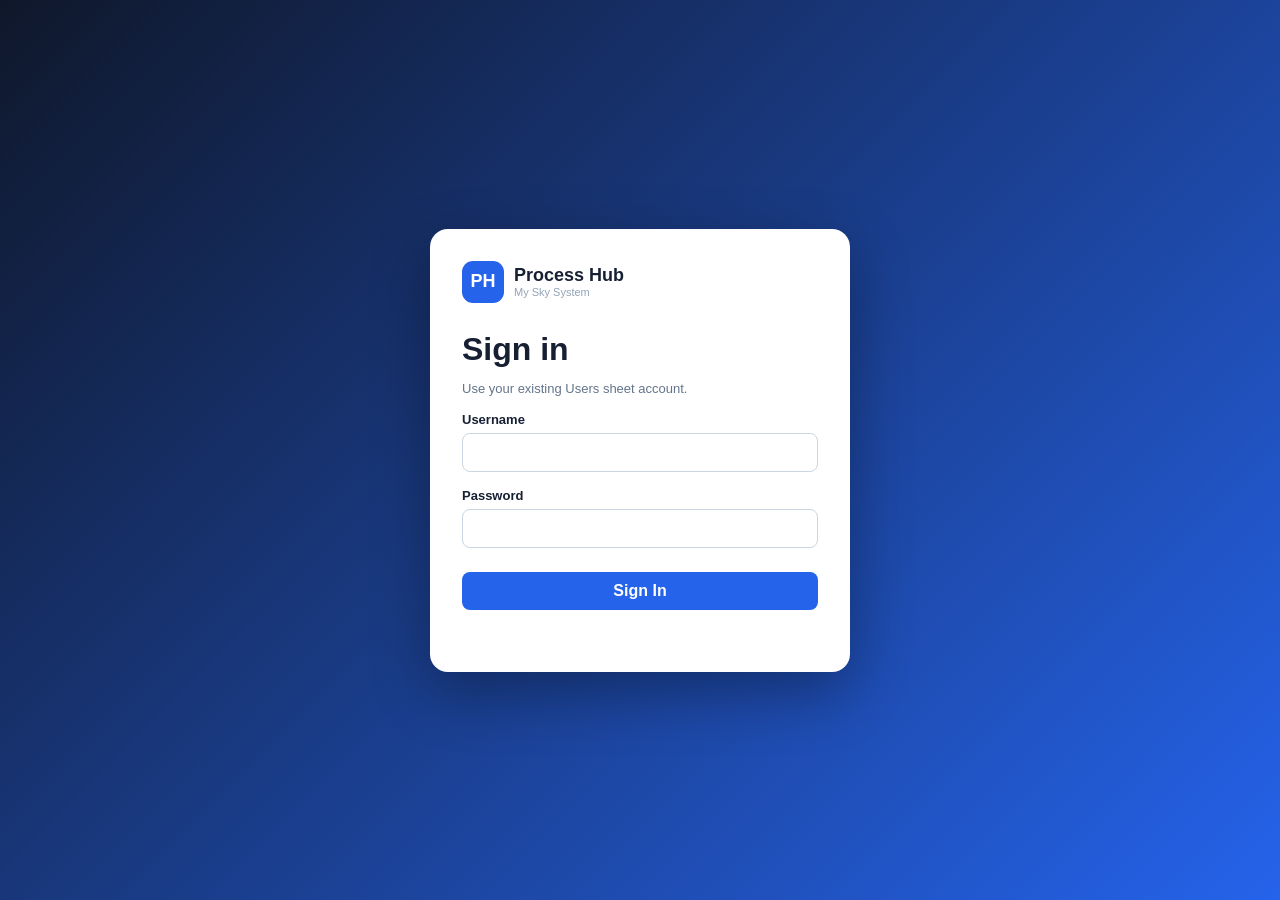
<file: Index.html>
<!DOCTYPE html>
<html>
<head>
  <base target="_top">
  <meta name="viewport" content="width=device-width,initial-scale=1">
  <title>Process Hub</title>
  <style>
    *{box-sizing:border-box}body{margin:0;font-family:Arial,Segoe UI,sans-serif;background:#f3f6fb;color:#172033}
    button,input,select{font:inherit}.login{min-height:100vh;display:grid;place-items:center;background:linear-gradient(135deg,#0f172a,#2563eb);padding:20px}
    .login-card{width:min(420px,100%);background:#fff;padding:32px;border-radius:18px;box-shadow:0 20px 60px #0005}
    .brand{display:flex;align-items:center;gap:10px;font-weight:800;font-size:18px}.logo{width:42px;height:42px;background:#2563eb;color:#fff;border-radius:11px;display:grid;place-items:center}
    .login-card h1{margin:28px 0 6px}.muted{color:#64748b;font-size:13px}.field{display:block;font-weight:700;font-size:13px;margin:16px 0}.field input,.field select{display:block;width:100%;margin-top:6px;padding:11px;border:1px solid #cbd5e1;border-radius:8px}
    .btn{border:0;border-radius:8px;padding:10px 15px;background:#2563eb;color:#fff;cursor:pointer;font-weight:700}.btn.gray{background:#e2e8f0;color:#172033}.btn.red{background:#dc2626}.login .btn{width:100%;margin-top:8px}.error{color:#dc2626;min-height:20px;font-size:13px;margin-top:10px}
    .app{display:flex;min-height:100vh}.side{width:250px;background:#111827;color:#fff;position:fixed;inset:0 auto 0 0;padding:20px 14px;z-index:5}.brand small{display:block;color:#94a3b8;font-size:11px;font-weight:400}
    .nav{margin-top:28px}.nav button{display:block;width:100%;text-align:left;border:0;background:transparent;color:#cbd5e1;padding:12px;border-radius:8px;margin:4px 0;cursor:pointer}.nav button:hover,.nav button.active{background:#1d4ed8;color:#fff}
    .main{margin-left:250px;width:calc(100% - 250px)}header{height:78px;background:#fff;border-bottom:1px solid #e2e8f0;display:flex;align-items:center;padding:0 28px;gap:15px}header h1{margin:0;font-size:21px}header p{margin:4px 0;color:#64748b;font-size:12px}.right{margin-left:auto;display:flex;align-items:center;gap:10px}.role{padding:4px 8px;border-radius:99px;font-size:10px;font-weight:800}.admin{background:#fee2e2;color:#b91c1c}.semi{background:#fef3c7;color:#92400e}.user{background:#dbeafe;color:#1d4ed8}
    .content{padding:28px;max-width:1450px;margin:auto}.page{display:none}.page.on{display:block}.hero{padding:30px;border-radius:17px;color:#fff;background:linear-gradient(135deg,#1d4ed8,#2563eb);display:flex;justify-content:space-between}.hero h2{font-size:30px;margin:8px 0}.hero p{color:#dbeafe}.hero-icon{font-size:70px;opacity:.25;margin-right:10%}
    .grid{display:grid;grid-template-columns:repeat(3,1fr);gap:14px}.cards{display:grid;grid-template-columns:repeat(4,1fr);gap:14px}.card,.pagebox{background:#fff;border:1px solid #e2e8f0;border-radius:13px;padding:19px}.card{text-align:left;cursor:pointer}.card:hover{border-color:#93c5fd}.card h3{margin:8px 0}.card p,.card small{color:#64748b;font-size:13px;line-height:1.5}.icon{font-size:24px;color:#2563eb}
    .section{display:flex;align-items:end;justify-content:space-between;margin:25px 0 12px}.section h2,.section h3{margin:0}.search{display:flex;border:1px solid #cbd5e1;border-radius:9px;background:#fff;margin-bottom:16px}.search input{border:0;outline:0;padding:12px;width:100%}.search button{border:0;background:#f1f5f9;padding:0 12px;cursor:pointer}
    .result{background:#fff;border:1px solid #e2e8f0;border-radius:12px;margin:10px 0;padding:14px;overflow:auto}.result table{border-collapse:collapse;width:100%;font-size:12px}.result th,.result td{padding:8px;border-bottom:1px solid #e5e7eb;text-align:left;white-space:nowrap}
    .formgrid{display:grid;grid-template-columns:repeat(2,1fr);gap:10px}.actions{display:flex;gap:8px;margin-top:10px}.tablewrap{overflow:auto}.users{width:100%;border-collapse:collapse}.users th,.users td{padding:10px;border-bottom:1px solid #e2e8f0;text-align:left;font-size:12px}
    .notice{background:#eff6ff;border-radius:10px;padding:15px;color:#1e3a8a;font-size:13px}.hidden{display:none!important}.menu{display:none}
    @media(max-width:900px){.side{transform:translateX(-100%)}.side.open{transform:translateX(0)}.main{margin-left:0;width:100%}.menu{display:block;border:0;background:transparent;font-size:22px}.cards{grid-template-columns:repeat(2,1fr)}.grid,.formgrid{grid-template-columns:1fr}.content{padding:16px}.hero-icon{display:none}}
    @media(max-width:520px){.cards{grid-template-columns:1fr}.right .role{display:none}}
  </style>
</head>
<body>

<div id="login" class="login">
  <div class="login-card">
    <div class="brand"><div class="logo">PH</div><div>Process Hub<small>My Sky System</small></div></div>
    <h1>Sign in</h1><p class="muted">Use your existing Users sheet account.</p>
    <form id="loginForm">
      <label class="field">Username<input id="lu" autocomplete="username" required></label>
      <label class="field">Password<input id="lp" type="password" autocomplete="current-password" required></label>
      <button class="btn" type="submit">Sign In</button><div id="loginMsg" class="error"></div>
    </form>
  </div>
</div>

<div id="app" class="app hidden">
  <aside id="side" class="side">
    <div class="brand"><div class="logo">PH</div><div>Process Hub<small>My Sky System</small></div></div>
    <div class="nav">
      <button data-page="home">⌂ Dashboard</button>
      <button data-page="search">⌕ Search Process</button>
      <button data-page="calc">▣ Calculators</button>
      <button data-page="history">↻ Calculation History</button>
      <button data-page="manage" id="manageNav">⚙ Manage Users</button>
      <button data-page="sessions" id="sessionNav">● Online Users</button>
      <button data-page="help">? Help</button>
    </div>
  </aside>

  <main class="main">
    <header><button class="menu" id="menu">☰</button><div><h1 id="title">Dashboard</h1><p id="subtitle">Process and tools center</p></div><div class="right"><span id="roleBadge" class="role"></span><b id="displayName"></b><button class="btn red" id="logout">Logout</button></div></header>
    <section class="content">

      <div id="home" class="page on">
        <div class="hero"><div><div style="font-size:11px;letter-spacing:2px">PROCESS HUB</div><h2>Everything you need in one place.</h2><p>Use the existing CTS, MSP, ZIP, Plan, Spiel, Policies, Process, Updates and Others data.</p><button class="btn" data-page="search">Search Process →</button></div><div class="hero-icon">⚡</div></div>
        <div class="section"><h3>Quick Access</h3></div>
        <div class="cards">
          <button class="card" data-page="search"><div class="icon">⌕</div><h3>Search Process</h3><p>Search your existing spreadsheet process databases.</p></button>
          <button class="card" data-page="calc"><div class="icon">▣</div><h3>Calculators</h3><p>Open your existing rebate tools through Apps Script.</p></button>
          <button class="card" data-page="history"><div class="icon">↻</div><h3>History</h3><p>View calculation history according to your existing role rules.</p></button>
          <button class="card" id="manageCard" data-page="manage"><div class="icon">⚙</div><h3>Manage Users</h3><p>Add, edit or delete accounts according to role.</p></button>
        </div>
      </div>

      <div id="search" class="page"><div class="pagebox">
        <div class="section"><h2>Search Process</h2><span id="searchStatus" class="muted"></span></div>
        <div class="search"><input id="keyword" placeholder="Enter keyword..."><button id="doSearch">Search</button></div>
        <div class="grid" id="taskButtons"></div><div id="searchResults"></div>
      </div></div>

      <div id="calc" class="page"><div class="pagebox">
        <div class="section"><h2>Calculators</h2></div>
        <div class="cards">
          <button class="card" data-calc="RebateCalculator"><div class="icon">▣</div><h3>Standard Rebate</h3><p>Loads the existing RebateCalculator page.</p></button>
          <button class="card" data-calc="RebateMonthly"><div class="icon">▤</div><h3>Monthly Rebate</h3><p>Loads the existing RebateMonthly page.</p></button>
          <button class="card" data-calc="RebateChecker"><div class="icon">✓</div><h3>Rebate Checker</h3><p>Loads the existing RebateChecker page.</p></button>
        </div>
        <div id="calcContent" style="margin-top:18px"></div>
      </div></div>

      <div id="history" class="page"><div class="pagebox"><div class="section"><h2>Calculation History</h2><button class="btn" id="refreshHistory">Refresh</button></div><div id="historyResults"></div></div></div>

      <div id="manage" class="page"><div class="pagebox">
        <div class="section"><h2>Manage Users</h2><button class="btn" id="newUser">+ Add User</button></div>
        <div class="notice">Admin has full management access. Semi can use the existing management workflow, but deletion remains Admin-only.</div>
        <div id="userFormBox" class="pagebox hidden" style="margin:15px 0">
          <h3 id="formTitle">Add User</h3><input type="hidden" id="oldUsername">
          <div class="formgrid">
            <label class="field">Username<input id="mu"></label><label class="field">Password<input id="mp" type="password"></label>
            <label class="field">Role<select id="mr"><option>Admin</option><option>Semi</option><option>User</option></select></label>
            <label class="field">Name<input id="mn"></label>
            <label class="field">Level / Dept<input id="ml"></label><label class="field">Superior<input id="ms"></label>
          </div>
          <div class="actions"><button class="btn" id="saveUser">Save</button><button class="btn gray" id="cancelUser">Cancel</button><button class="btn red hidden" id="deleteUser">Delete</button></div>
          <div id="userMsg" class="error"></div>
        </div>
        <div class="tablewrap"><table class="users"><thead><tr><th>Username</th><th>Name</th><th>Role</th><th>Level</th><th>Superior</th><th>Action</th></tr></thead><tbody id="usersBody"></tbody></table></div>
      </div></div>

      <div id="sessions" class="page"><div class="pagebox"><div class="section"><h2>Online Users</h2><button class="btn" id="refreshSessions">Refresh</button></div><div id="sessionsResults"></div></div></div>

      <div id="help" class="page"><div class="pagebox"><h2>Help</h2><p class="muted">This frontend is designed to use your existing Google Apps Script functions and spreadsheet structure. Search uses searchTask(), user management uses getAllUsers()/manageAccount(), history uses getUserHistory(), and calculators use includePage().</p></div></div>
    </section>
  </main>
</div>

<script>
let curU='',curN='',curR='',curL='',curS='';
const tasks=['CTS','MSP','ZIP','Plan','Spiel','Aftersales Policies','Process','Updates (Pending)','OTHERS (Pending)'];
const titles={home:['Dashboard','Process and tools center'],search:['Search Process','Search your existing spreadsheet data'],calc:['Calculators','Existing Apps Script calculation tools'],history:['Calculation History','Role-filtered calculation history'],manage:['Manage Users','User and account management'],sessions:['Online Users','Current active sessions'],help:['Help','System information']};

function run(name,...args){return new Promise((resolve,reject)=>google.script.run.withSuccessHandler(resolve).withFailureHandler(reject)[name](...args))}
function page(id){if(id==='manage' && !['Admin','Semi'].includes(curR))return;document.querySelectorAll('.page').forEach(x=>x.classList.remove('on'));document.getElementById(id).classList.add('on');document.querySelectorAll('.nav button').forEach(x=>x.classList.toggle('active',x.dataset.page===id));document.getElementById('title').textContent=titles[id][0];document.getElementById('subtitle').textContent=titles[id][1];document.getElementById('side').classList.remove('open');if(id==='manage')loadUsers();if(id==='history')loadHistory();if(id==='sessions')loadSessions()}
function setupTasks(){document.getElementById('taskButtons').innerHTML=tasks.map(t=>`<button class="card" data-task="${t}"><div class="icon">⌕</div><h3>${t}</h3><small>Search ${t}</small></button>`).join('')}
async function searchTaskNow(task){const k=document.getElementById('keyword').value.trim();document.getElementById('searchStatus').textContent='Searching...';try{const data=await run('searchTask',task,k);renderTable(data);document.getElementById('searchStatus').textContent=(data.length?data.length-1:0)+' result(s)';}catch(e){document.getElementById('searchStatus').textContent='Error';document.getElementById('searchResults').innerHTML='<div class="result">'+e+'</div>'}}
function renderTable(data){if(!data||!data.length){document.getElementById('searchResults').innerHTML='<div class="result">No results found.</div>';return}let h='<div class="result"><table><thead><tr>'+data[0].map(x=>`<th>${esc(x)}</th>`).join('')+'</tr></thead><tbody>';h+=data.slice(1).map(r=>'<tr>'+r.map(x=>`<td>${esc(x)}</td>`).join('')+'</tr>').join('');h+='</tbody></table></div>';document.getElementById('searchResults').innerHTML=h}
async function loadHistory(){const d=await run('getUserHistory',curN,curL,curS);document.getElementById('historyResults').innerHTML=d?.length?d.map(x=>`<div class="result"><b>${esc(x.header||'History')}</b><div class="muted">${esc(x.timestamp||x.date||'')} — ${esc(x.name||'')}</div><div style="margin-top:7px">${esc(x.fullDetails||x.text||'')}</div></div>`).join(''):'<div class="result">No history found.</div>'}
async function loadUsers(){if(!['Admin','Semi'].includes(curR))return;const data=await run('getAllUsers');document.getElementById('usersBody').innerHTML=data.map(r=>`<tr><td>${esc(r[0])}</td><td>${esc(r[3])}</td><td><span class="role ${String(r[2]).toLowerCase()}">${esc(r[2])}</span></td><td>${esc(r[4])}</td><td>${esc(r[5])}</td><td><button class="btn" onclick='editUser(${JSON.stringify(r)})'>Edit</button></td></tr>`).join('')}
function editUser(r){document.getElementById('userFormBox').classList.remove('hidden');document.getElementById('formTitle').textContent='Edit User';document.getElementById('oldUsername').value=r[0];document.getElementById('mu').value=r[0];document.getElementById('mp').value=r[1];document.getElementById('mr').value=r[2];document.getElementById('mn').value=r[3];document.getElementById('ml').value=r[4];document.getElementById('ms').value=r[5];document.getElementById('deleteUser').classList.toggle('hidden',curR!=='Admin')}
function newUser(){document.getElementById('userFormBox').classList.remove('hidden');document.getElementById('formTitle').textContent='Add User';['oldUsername','mu','mp','mn','ml','ms'].forEach(id=>document.getElementById(id).value='');document.getElementById('mr').value='User';document.getElementById('deleteUser').classList.add('hidden')}
async function saveUser(){const old=document.getElementById('oldUsername').value;const d={username:document.getElementById('mu').value.trim(),password:document.getElementById('mp').value,role:document.getElementById('mr').value,name:document.getElementById('mn').value,level:document.getElementById('ml').value,superior:document.getElementById('ms').value,oldUsername:old};const res=await run('manageAccount',old?'update':'add',d);document.getElementById('userMsg').textContent=res;if(String(res).toLowerCase().includes('success')){document.getElementById('userFormBox').classList.add('hidden');loadUsers()}}
async function deleteCurrent(){const old=document.getElementById('oldUsername').value;if(!old)return;if(!confirm('Delete '+old+'?'))return;const res=await run('manageAccount','delete',{oldUsername:old,username:old});document.getElementById('userMsg').textContent=res;loadUsers()}
async function loadSessions(){const d=await run('getLoggedInUsersList');document.getElementById('sessionsResults').innerHTML=d?.length?d.map(x=>`<div class="result"><b>${esc(x.name)}</b> — ${esc(x.username)} <span class="role ${String(x.role).toLowerCase()}">${esc(x.role)}</span><div class="muted">Level: ${esc(x.level)} | Login: ${esc(x.loginTime)}</div>${curR==='Admin'?`<button class="btn red" style="margin-top:8px" onclick="forceOut('${esc(x.username)}')">Force Logout</button>`:''}</div>`).join(''):'<div class="result">No users online.</div>'}
async function forceOut(u){if(!confirm('Force logout '+u+'?'))return;await run('forceLogoutUser',u);loadSessions()}
async function calc(name){document.getElementById('calcContent').innerHTML='<div class="result">Loading '+name+'...</div>';try{const html=await run('includePage',name);document.getElementById('calcContent').innerHTML=html;document.getElementById('calcContent').querySelectorAll('script').forEach(s=>{const n=document.createElement('script');n.textContent=s.textContent;s.replaceWith(n)})}catch(e){document.getElementById('calcContent').innerHTML='<div class="result">'+e+'</div>'}}
function esc(x){return String(x??'').replace(/[&<>"']/g,c=>({'&':'&amp;','<':'&lt;','>':'&gt;','"':'&quot;',"'":'&#039;'}[c]))}

document.getElementById('loginForm').onsubmit=async e=>{e.preventDefault();const u=document.getElementById('lu').value.trim(),p=document.getElementById('lp').value;try{const r=await run('checkLogin',u,p);if(r.status==='success'){curU=r.username;curN=r.name;curR=r.role;curL=r.level;curS=r.superior;document.getElementById('login').classList.add('hidden');document.getElementById('app').classList.remove('hidden');document.getElementById('displayName').textContent=curN;const b=document.getElementById('roleBadge');b.textContent=curR;b.className='role '+curR.toLowerCase();if(!['Admin','Semi'].includes(curR)){document.getElementById('manageNav').classList.add('hidden');document.getElementById('manageCard').classList.add('hidden')}if(curR!=='Admin')document.getElementById('sessionNav').classList.add('hidden');page('home')}else document.getElementById('loginMsg').textContent=r.message||'Login failed.'}catch(e){document.getElementById('loginMsg').textContent=String(e)}}};
document.getElementById('logout').onclick=async()=>{await run('logoutUser',curU);location.reload()};document.getElementById('menu').onclick=()=>document.getElementById('side').classList.toggle('open');
document.addEventListener('click',e=>{const p=e.target.closest('[data-page]');if(p)page(p.dataset.page);const t=e.target.closest('[data-task]');if(t)searchTaskNow(t.dataset.task);const c=e.target.closest('[data-calc]');if(c)calc(c.dataset.calc)});
document.getElementById('doSearch').onclick=()=>{const active=document.querySelector('[data-task].active');if(active)searchTaskNow(active.dataset.task)};document.getElementById('keyword').onkeydown=e=>{if(e.key==='Enter'&&window.lastTask)searchTaskNow(window.lastTask)}
document.getElementById('newUser').onclick=newUser;document.getElementById('saveUser').onclick=saveUser;document.getElementById('cancelUser').onclick=()=>document.getElementById('userFormBox').classList.add('hidden');document.getElementById('deleteUser').onclick=deleteCurrent;document.getElementById('refreshHistory').onclick=loadHistory;document.getElementById('refreshSessions').onclick=loadSessions;
setupTasks();
</script>
</body>
</html>
</file>
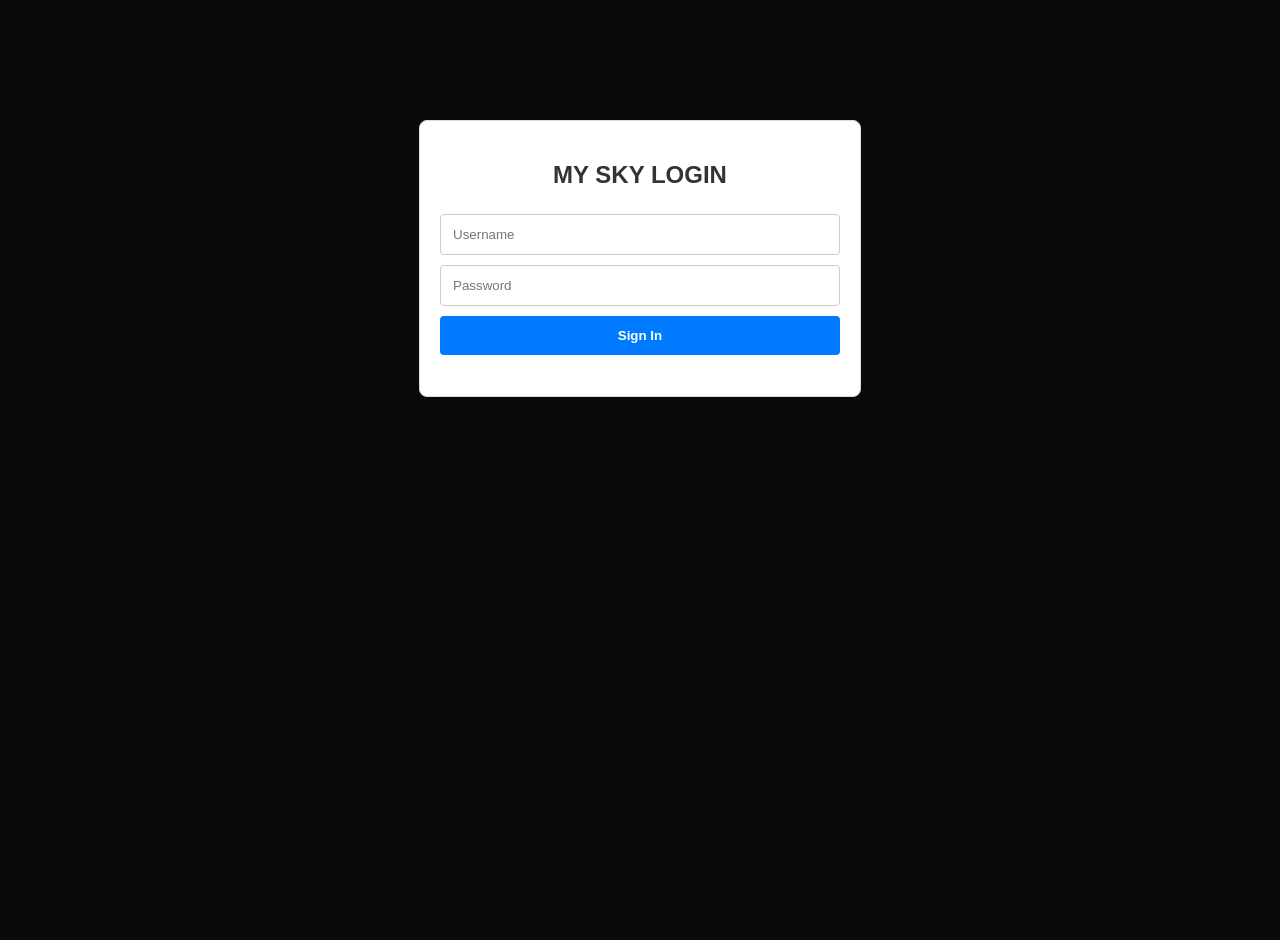
<file: Index(1).html>
<!DOCTYPE html>
<html>
<head>
  <base target="_top">
  <style>
    /* CSS - VARIABLES FOR THEME SWITCHING */
    :root {
      --bg-color: #0C090A;
      --card-bg: #ffffff;
      --card-text: #333333;
      --header-bg: rgba(12, 9, 10, 0.85);
      --section-label: white;
      --table-bg: white;
    }

    [data-theme="dark"] {
      --bg-color: #050505;
      --card-bg: #1a1a1a;
      --card-text: #e0e0e0;
      --header-bg: rgba(0, 0, 0, 0.95);
      --section-label: #007bff;
      --table-bg: #222222;
    }

    html, body { background-color: var(--bg-color) !important; margin: 0; padding: 0; min-height: 100vh; }
    body { font-family: 'Segoe UI', Tahoma, Geneva, Verdana, sans-serif; color: #333; padding: 20px; transition: background 0.4s ease; }
   
    .login-bg { background-image: url('https://drive.google.com/thumbnail?id=1YrdWBD9aLQYp3GpyWjU0PdH1gPqA79o1&sz=w1920'); background-attachment: fixed; background-position: center; background-repeat: no-repeat; background-size: cover; }
    .box { max-width: 1100px; margin: auto; position: relative; z-index: 1; }
    .page { display: none; }
    input, select, button { padding: 12px; margin: 5px 0; width: 100%; border-radius: 4px; border: 1px solid #ccc; box-sizing: border-box; }
   
    #sharedHeader { display: none; background: var(--header-bg); padding: 15px 20px; border-bottom: 1px solid #333; margin-bottom: 20px; border-radius: 8px; backdrop-filter: blur(5px); }
    .badge-container { display: flex; justify-content: space-between; align-items: center; gap: 10px; }
   
    .info-pill { padding: 8px 18px; border-radius: 20px; font-weight: bold; font-size: 0.9em; white-space: nowrap; }
    .pill-user { background: #007bff; color: white; cursor: pointer; transition: 0.3s; border: 2px solid transparent; }
    .pill-user:hover { background: #0056b3; border-color: #fff; }
    .pill-time { background: #fff; color: #333; }
    .pill-timer { background: #28a745; color: white; }
    .pill-idle { background: #ffc107; color: #000; }
   
    .card { border: 1px solid #ddd; padding: 20px; margin-bottom: 20px; border-radius: 8px; background: var(--card-bg); color: var(--card-text); box-shadow: 0 4px 15px rgba(0,0,0,0.2); transition: 0.3s; }
    [data-theme="dark"] .card { border-color: #444; }
   
    .header-row { display: flex; justify-content: space-between; align-items: center; margin-bottom: 20px; background: var(--card-bg); color: var(--card-text); padding: 15px; border-radius: 8px; }
    .section-label { color: var(--section-label); font-weight: bold; margin: 20px 0 10px 0; display: block; border-left: 4px solid #007bff; padding-left: 10px; text-shadow: 2px 2px 4px rgba(0,0,0,0.8); }
   
    .search-btn { background: #007bff; color: white; border:none; font-weight:bold; cursor:pointer; }
    .nav-btn { background: #6c757d; color: white; width: auto; padding: 12px 20px; border:none; cursor:pointer; font-weight:bold; }
    .logout-btn { background: #dc3545; color: white; width: auto; padding: 8px 20px; border:none; cursor:pointer; }
    .profile-btn { background: #17a2b8; color: white; width: auto; padding: 8px 20px; border:none; cursor:pointer; font-weight:bold; border-radius:4px; }
    .calc-btn { background: #28a745; color: white; border: none; font-weight: bold; cursor: pointer; transition: 0.2s; }
    .tool-btn { background: white; color: #007bff; border: 1px solid #007bff; font-weight: bold; cursor: pointer; transition: 0.2s; }
   
    .online-card { background: rgba(255,255,255,0.9); padding: 15px; border-radius: 8px; margin-top: 10px; }
    [data-theme="dark"] .online-card { background: rgba(30,30,30,0.9); color: white; }
   
    .user-row { display: flex; justify-content: space-between; align-items: center; padding: 8px 0; border-bottom: 1px solid #eee; color: inherit; }
    .dot { height: 10px; width: 10px; background-color: #28a745; border-radius: 50%; display: inline-block; margin-right: 8px; box-shadow: 0 0 5px #28a745; }
    .force-btn { background: #dc3545; color: white; border: none; padding: 4px 10px; border-radius: 4px; cursor: pointer; font-size: 0.8em; }
   
    .history-item { border-bottom: 1px solid rgba(125,125,125,0.2); padding: 12px 5px; }
    .history-item:hover { background: rgba(125,125,125,0.05); }
   
    .theme-switch-btn { background: #444; color: white; border: none; padding: 8px 12px; cursor: pointer; font-weight: bold; border-radius: 20px; font-size: 0.8em; transition: 0.3s; }
    .theme-switch-btn:hover { background: #666; }

    .role-badge { padding: 4px 10px; border-radius: 12px; font-size: 0.7em; font-weight: bold; color: white; text-transform: uppercase; }
    .badge-admin { background: #dc3545; }
    .badge-semi { background: #6f42c1; }
    .badge-user { background: #28a745; }
  </style>
</head>

<body id="mainBody" class="login-bg" onmousemove="resetIdleTimer()" onkeydown="resetIdleTimer()">
<div class="box">

  <div id="sharedHeader">
    <div class="badge-container">
      <div class="info-pill pill-user" id="globalUserBadge" title="Click to view Profile" onclick="openProfile()"></div>
      <div id="actualTime" class="info-pill pill-time">--:--:--</div>
      <div id="idleDisplay" class="info-pill pill-idle">Idle: 05:00</div>
      <div class="info-pill pill-timer">Session: <span id="sessionTimer">00:00</span></div>
      <div style="display:flex; gap:5px;">
        <button id="themeToggle" class="theme-switch-btn" onclick="toggleTheme()">🌙 Night Mode</button>
      </div>
    </div>
  </div>

  <div id="sessionModal" style="display:none; position:fixed; top:0; left:0; width:100%; height:100%; background:rgba(0,0,0,0.8); z-index:9999; justify-content:center; align-items:center; padding: 20px;">
    <div class="card" style="max-width:350px; text-align:center; border:2px solid #ffc107;">
      <h3 style="color:#ffc107; margin-top:0;">Session Expiring!</h3>
      <p>You have been idle. You will be logged out in <span id="modalTimer" style="font-weight:bold; font-size:1.4em;">60</span> seconds.</p>
      <button onclick="extendSession()" class="calc-btn" style="background:#28a745;">STAY LOGGED IN</button>
    </div>
  </div>

  <div id="loginPage" class="page" style="display:block">
    <div class="card" style="max-width: 400px; margin: 100px auto;">
      <h2 style="text-align:center;">MY SKY LOGIN</h2>
      <input id="u" placeholder="Username">
      <input id="p" type="password" placeholder="Password">
      <button onclick="login()" class="search-btn">Sign In</button>
      <p id="msg" style="color:red; text-align:center;"></p>
    </div>
  </div>

  <div id="managementPage" class="page">
    <div class="card">
      <div style="display:flex; justify-content:space-between; align-items:center; margin-bottom:20px;">
        <h2 style="color:#6f42c1;">ACCOUNT MANAGEMENT</h2>
        <button onclick="openMainSystem()" class="nav-btn" style="background:#333;">Back</button>
      </div>
      <div id="mInputCard" class="card" style="background:rgba(111, 66, 193, 0.05); border: 1px solid #6f42c1;">
        <div style="display:grid; grid-template-columns: 1fr 1fr 1fr; gap:10px; margin-bottom: 10px;">
          <input id="mName" placeholder="Full Name">
          <input id="mUser" placeholder="Username">
          <input id="mPass" placeholder="Password">
        </div>
        <div style="display:grid; grid-template-columns: 1fr 1fr 1fr; gap:10px;">
          <select id="mRole"><option value="User">User</option><option value="Semi">Semi</option><option value="Admin">Admin</option></select>
          <select id="mLevel"><option value="" disabled selected>Select Level/Dept</option></select>
          <select id="mSuperior"><option value="" disabled selected>Select Superior</option></select>
        </div>
        <div style="display:flex; gap:5px; margin-top:15px;">
          <button id="addBtn" onclick="submitUser('add')" class="calc-btn" style="display:none;">ADD</button>
          <button id="updateBtn" onclick="submitUser('update')" class="tool-btn">UPDATE</button>
          <button id="delBtn" onclick="submitUser('delete')" class="logout-btn" style="display:none; margin:0; flex:1;">DEL</button>
        </div>
        <input type="hidden" id="oldUser">
      </div>
      <input type="text" id="userTableSearch" onkeyup="filterUserTable()" placeholder="Search by Level, Name, or Role..." style="margin-bottom:10px; border: 2px solid #6f42c1;">
      <div style="overflow-x:auto;">
        <table style="width:100%; border-collapse:collapse; min-width: 600px;">
          <thead style="background:#6f42c1; color:white; text-align:left;">
            <tr><th style="padding:10px;">Name</th><th>User</th><th>Role</th><th>Level</th><th>Superior</th><th id="actionHead">Action</th></tr>
          </thead>
          <tbody id="userTableBody"></tbody>
        </table>
      </div>
    </div>
  </div>

  <div id="tasksPage" class="page">
    <div class="header-row">
      <h3>Reference Guides and Calculation Tools</h3>
      <div style="display:flex; gap:10px;">
        <button id="mgmtBtn" onclick="openManagement()" class="profile-btn" style="display:none; background:#6f42c1;">MANAGEMENT</button>
        <button id="gateBtn" onclick="showChoice()" style="display:none;" class="profile-btn" style="background:#17a2b8;">Back</button>
        <button class="logout-btn" onclick="logout()">Logout</button>
      </div>
    </div>
    <div id="dashboardMenu">
      <span class="section-label">Search Process Tool</span>
      <div style="display:grid; grid-template-columns: repeat(4, 1fr); gap: 10px;">
        <button class="tool-btn" onclick="autoOpen('CTS')">CTS</button>
        <button class="tool-btn" onclick="autoOpen('MSP')">MSP</button>
        <button class="tool-btn" onclick="autoOpen('ZIP')">ZIP</button>
        <button class="tool-btn" onclick="autoOpen('Plan')">PLAN</button>
        <button class="tool-btn" onclick="autoOpen('Spiel')">SPIEL</button>
        <button class="tool-btn" onclick="autoOpen('Aftersales Policies')">POLICIES</button>
        <button class="tool-btn" onclick="autoOpen('Process')">PROCESS</button>
        <button class="tool-btn" onclick="autoOpen('Updates (Pending)')">UPDATES</button>
        <button class="tool-btn" onclick="autoOpen('OTHERS (Pending)')">OTHERS</button>
      </div>
      <span class="section-label">Calculators</span>
      <div style="display:grid; grid-template-columns: repeat(3, 1fr); gap: 10px;">
        <button class="calc-btn" onclick="openRebateMonthly()" style="background: #6f42c1;">MONTHLY REBATE</button>
        <button class="calc-btn" onclick="openRebateStandard()">STANDARD REBATE</button>
        <button class="calc-btn" id="checkerQuickBtn" onclick="openRebateChecker()" style="background: #007bff;">QUICK CHECKER</button>
      </div>
      <div style="display: flex; align-items: center; justify-content: space-between; margin-top: 20px;">
        <span class="section-label" style="margin: 0;">Online Users</span>
        <button onclick="refreshOnlineList()" class="profile-btn" style="width: auto; padding: 5px 15px; background: #28a745;">↻ Refresh</button>
      </div>
      <div class="online-card" id="onlineCardBox"><div id="onlineUsersList">Loading active users...</div></div>
    </div>
    <div id="quickSearchBox" class="card" style="display:none; flex-direction:column; gap:10px; border: 2px solid #007bff;">
      <label id="activeToolLabel" style="font-weight:bold; color:#007bff;"></label>
      <div style="display:flex; gap:10px;">
        <input id="dashboardSearch" placeholder="Search..." onkeydown="if(event.key==='Enter') runSearch()">
        <button onclick="runSearch()" class="search-btn" style="width:100px;">Go</button>
        <button onclick="closeSearch()" class="nav-btn" style="background:#333;">X</button>
      </div>
      <div id="searchResultArea" style="overflow-x:auto;"></div>
    </div>
  </div>

  <div id="profilePage" class="page">
    <div class="card">
      <h3>My Profile</h3>
      <label>Name:</label><input id="profName" readonly style="background:rgba(125,125,125,0.1);">
      <label>Role:</label><input id="profRole" readonly style="background:rgba(125,125,125,0.1);">
      <label>Level:</label><input id="profLevel" readonly style="background:rgba(125,125,125,0.1);">
      <hr>
      <label>Username:</label><input id="profUser">
      <label>Password:</label><input id="profPass" type="password">
      <button class="search-btn" onclick="updateProfile()">Update Credentials</button>
      <button class="nav-btn" onclick="closeProfile()" style="width:100%; margin-top:10px;">Back</button>
    </div>
  </div>

  <div id="choicePage" class="page">
    <div style="display:grid; grid-template-columns: repeat(3, 1fr); gap:15px; margin-bottom:20px;">
      <div class="card" style="margin:0; text-align:center; padding:10px; border-top:4px solid #007bff;">
        <small style="opacity:0.7; font-weight:bold;">TOTAL SYSTEM LOGS</small>
        <h2 id="statTotal" style="margin:5px 0; color:#007bff;">--</h2>
      </div>
      <div class="card" style="margin:0; text-align:center; padding:10px; border-top:4px solid #28a745;">
        <small style="opacity:0.7; font-weight:bold;">YOUR CALCULATIONS</small>
        <h2 id="statMine" style="margin:5px 0; color:#28a745;">--</h2>
      </div>
      <div class="card" style="margin:0; text-align:center; padding:10px; border-top:4px solid #ffc107;">
        <small style="opacity:0.7; font-weight:bold;">LATEST REFERENCE</small>
        <h2 id="statLatest" style="margin:5px 0; font-size:1em; color:#ffc107; overflow:hidden; text-overflow:ellipsis; white-space:nowrap;">--</h2>
      </div>
    </div>

    <div id="choiceGrid" style="display:grid; grid-template-columns: 1fr 1fr; gap:20px; margin-top:10px;">
      <div class="card" id="checkerChoiceCard" onclick="openRebateChecker()" style="text-align:center; cursor:pointer; border-bottom: 5px solid #007bff;"><h2>Quick Checker</h2></div>
      <div class="card" onclick="openMainSystem()" style="text-align:center; cursor:pointer; border-bottom: 5px solid #28a745;"><h2>Main System</h2></div>
    </div>
   
    <div class="card" style="background: var(--card-bg);">
      <h3 style="margin-top:0;">CALCULATION HISTORY</h3>
      <input type="text" id="choiceHistSearch" onkeyup="filterChoiceHistory()" placeholder="Search Account Number, User Name, or Reference..." style="margin-bottom:15px; border: 2px solid #6f42c1;">
      <div id="choiceHistList" style="max-height: 400px; overflow-y: auto;">Loading logs...</div>
    </div>
    <button class="logout-btn" onclick="logout()" style="display:block; margin: 20px auto;">Logout</button>
  </div>

  <div id="rebateMonthlyPage" class="page">
    <div class="card" id="rebateMonthlyContent">Loading...</div>
  </div>
  <div id="rebatePage" class="page">
    <div class="card" id="rebateContent">Loading...</div>
  </div>
  <div id="rebateCheckerPage" class="page">
    <div class="card" id="rebateCheckerContent">Loading...</div>
  </div>

</div>

<script>
let curU, curP, curR, curN, curL, curSup, epoch, currentTask, idleTime = 300, prevPage = "tasksPage";
let choiceHistCache = [];

// --- THEME LOGIC ---
function toggleTheme() {
  const currentTheme = document.documentElement.getAttribute("data-theme");
  const newTheme = currentTheme === "dark" ? "light" : "dark";
  document.documentElement.setAttribute("data-theme", newTheme);
  localStorage.setItem("mySkyTheme", newTheme);
  updateThemeButton(newTheme);
}
function updateThemeButton(theme) {
  const btn = document.getElementById("themeToggle");
  if(btn) btn.innerText = theme === "dark" ? "☀️ Light Mode" : "🌙 Night Mode";
}
(function() {
  const savedTheme = localStorage.getItem("mySkyTheme") || "light";
  document.documentElement.setAttribute("data-theme", savedTheme);
  window.addEventListener('DOMContentLoaded', () => updateThemeButton(savedTheme));
})();

function resetIdleTimer() {
  idleTime = 300;
  const modal = document.getElementById("sessionModal");
  if(modal && modal.style.display === "flex") modal.style.display = "none";
}
function extendSession() { resetIdleTimer(); }

// --- AUTHENTICATION ---
function login() {
  const uVal = document.getElementById("u").value, pVal = document.getElementById("p").value;
  google.script.run.withSuccessHandler(r => {
    if (r && r.status === "success") {
      curU=r.username; curP=r.password; curR=r.role; curN=r.name; curL=r.level; curSup=r.superior;
      document.getElementById("globalUserBadge").innerText = r.name + " - " + r.level;
      document.getElementById("sharedHeader").style.display = "block";
      document.getElementById("mainBody").classList.remove("login-bg");
      
      const addBtn = document.getElementById("addBtn");
      if(curR === "Admin") {
        document.getElementById("mgmtBtn").style.display = "block";
        document.getElementById("gateBtn").style.display = "block";
        document.getElementById("checkerQuickBtn").style.display = "block";
        addBtn.style.display = "block";
      } else if (curR === "Semi") {
        document.getElementById("mgmtBtn").style.display = "block";
        document.getElementById("gateBtn").style.display = "block";
        document.getElementById("checkerQuickBtn").style.display = "block";
        addBtn.style.display = "none";
      } else {
        document.getElementById("mgmtBtn").style.display = "none";
        document.getElementById("gateBtn").style.display = "none";
        document.getElementById("checkerQuickBtn").style.display = "none";
        if(document.getElementById("checkerChoiceCard")) document.getElementById("checkerChoiceCard").style.display = "none";
        document.getElementById("choiceGrid").style.gridTemplateColumns = "1fr";
      }
     
      r.needsChoice ? showChoice() : openMainSystem();
      startLive(r.loginTime);
      startIdleCounter();
      refreshOnlineList(); 
    } else { document.getElementById("msg").innerText = r.message; }
  }).checkLogin(uVal, pVal);
}

function hideAll() {
  ["loginPage", "choicePage", "tasksPage", "rebateCheckerPage", "rebateMonthlyPage", "rebatePage", "profilePage", "managementPage"].forEach(id => {
    const el = document.getElementById(id);
    if(el && el.style.display === "block") prevPage = id;
    if(el) el.style.display = "none";
  });
}
function openMainSystem() { hideAll(); document.getElementById("tasksPage").style.display = "block"; }
function showChoice() { hideAll(); document.getElementById("choicePage").style.display = "block"; refreshChoiceHistory(); }
function logout() { google.script.run.withSuccessHandler(() => location.reload()).logoutUser(curU); }

// --- CALCULATION TOOL LOADING ---
function openRebateStandard() {
  hideAll();
  const container = document.getElementById("rebateContent");
  container.innerHTML = "<i>Loading Standard Rebate Engine...</i>";
  document.getElementById("rebatePage").style.display = "block";
  google.script.run.withSuccessHandler(html => { injectAndExecute(container, html); }).includePage('RebateCalculator');
}
function openRebateMonthly() {
  hideAll();
  const container = document.getElementById("rebateMonthlyContent");
  container.innerHTML = "<i>Loading Monthly Rebate Tool...</i>";
  document.getElementById("rebateMonthlyPage").style.display = "block";
  google.script.run.withSuccessHandler(html => { injectAndExecute(container, html); }).includePage('RebateMonthly');
}
function openRebateChecker() {
  hideAll();
  const container = document.getElementById("rebateCheckerContent");
  container.innerHTML = "<i>Loading Rebate Checker...</i>";
  document.getElementById("rebateCheckerPage").style.display = "block";
  google.script.run.withSuccessHandler(html => { injectAndExecute(container, html); }).includePage('RebateChecker');
}
function injectAndExecute(container, html) {
  container.innerHTML = html;
  const scripts = container.querySelectorAll("script");
  scripts.forEach(oldScript => {
    const newScript = document.createElement("script");
    Array.from(oldScript.attributes).forEach(attr => newScript.setAttribute(attr.name, attr.value));
    newScript.appendChild(document.createTextNode(oldScript.innerHTML));
    oldScript.parentNode.replaceChild(newScript, oldScript);
  });

  setTimeout(() => {
    if (typeof loadHistory === "function") {
      loadHistory();
    }
  }, 300);
}

// --- HISTORY LOGIC (FIXED FOR TEAM VIEWING) ---
function refreshChoiceHistory() {
  // Pass current user info to the backend to filter history properly
  google.script.run.withSuccessHandler(data => {
    choiceHistCache = data;
    renderChoiceHistory(data);
    document.getElementById("statTotal").innerText = data.length;
    document.getElementById("statMine").innerText = data.filter(i => i.name === curN).length;
    document.getElementById("statLatest").innerText = data.length > 0 ? data[0].ref : "NONE";
  }).getChoiceHistory(curN, curR, curSup);
}

function renderChoiceHistory(data) {
  const container = document.getElementById("choiceHistList");
  if (!data || data.length === 0) {
    container.innerHTML = "<p style='text-align:center; padding:20px; opacity:0.6;'>No logs found.</p>";
    return;
  }
 
  let h = "";
  data.forEach((item, idx) => {
    const headerTitle = `ACCT: ${item.acc} | REF: ${item.ref} | ${item.name} | ${item.amt}`;
    const superiorText = item.superior ? `<div style="font-size:0.8em; margin-bottom:5px; color:#6f42c1;">SUPERIOR: ${item.superior}</div>` : "";
   
    h += `<div class="history-item">
      <div style="display:flex; justify-content:space-between; align-items:center; width:100%; gap: 10px;">
        <span style="font-family: 'Courier New', monospace; font-weight:bold; font-size: 0.85em; flex: 1; white-space: nowrap; overflow: hidden; text-overflow: ellipsis;">${headerTitle}</span>
        <div style="display: flex; align-items: center; gap: 8px;">
          <span style="font-size:0.75em; opacity: 0.7;">${item.timestamp}</span>
          <button onclick="toggleChoiceLog(${idx})" id="tglBtn-${idx}" style="color:#007bff; background:none; border: 1px solid #007bff; padding: 2px 8px; border-radius: 4px; cursor: pointer; font-size: 0.75em;">EXPAND</button>
        </div>
      </div>
      <div id="logBody-${idx}" style="display:none; margin-top:10px; padding:15px; background:rgba(125,125,125,0.05); border-left:4px solid #28a745; position: relative;">
        <button onclick="copyLogToClipboard(${idx})" style="position: absolute; top: 10px; right: 10px; background: #28a745; color: white; border: none; padding: 5px 10px; cursor: pointer; font-size: 0.75em;">COPY</button>
        ${superiorText}
        <pre id="logText-${idx}" style="white-space: pre-wrap; font-size: 0.85em;">${item.fullDetails}</pre>
      </div>
    </div>`;
  });
  container.innerHTML = h;
}
function toggleChoiceLog(idx) {
  const b = document.getElementById(`logBody-${idx}`), t = document.getElementById(`tglBtn-${idx}`);
  b.style.display = b.style.display === "none" ? "block" : "none";
  t.innerText = b.style.display === "none" ? "EXPAND" : "COLLAPSE";
}
function copyLogToClipboard(idx) {
  const text = document.getElementById(`logText-${idx}`).innerText;
  const el = document.createElement("textarea"); el.value = text; document.body.appendChild(el); el.select();
  document.execCommand('copy'); document.body.removeChild(el); alert("Copied!");
}
function filterChoiceHistory() {
  const kw = document.getElementById("choiceHistSearch").value.toLowerCase();
  const f = choiceHistCache.filter(i => i.acc.toLowerCase().includes(kw) || i.name.toLowerCase().includes(kw) || i.ref.toLowerCase().includes(kw));
  renderChoiceHistory(f);
}

// --- UPDATED MANAGEMENT & PROFILE WITH ALERTS ---
function openManagement() {
  hideAll();
  document.getElementById("managementPage").style.display = "block";
  google.script.run.withSuccessHandler(data => {
    const lvl = document.getElementById("mLevel"), sup = document.getElementById("mSuperior");
    lvl.innerHTML = '<option value="" disabled selected>Select Level/Dept</option>' +
                    data.levels.map(l => `<option value="${l}">${l}</option>`).join('');
    sup.innerHTML = '<option value="" disabled selected>Select Superior</option>' +
                    data.superiors.map(s => `<option value="${s}">${s}</option>`).join('');
  }).getUserDropdownData();
  document.getElementById("mInputCard").style.display = (curR === "Admin" || curR === "Semi") ? "block" : "none";
  document.getElementById("delBtn").style.display = "none";
  loadUserTable();
}

function loadUserTable() {
  google.script.run.withSuccessHandler(data => {
    let html = "";
    data.forEach(r => {
      let roleClass = r[2] === "Admin" ? "badge-admin" : (r[2] === "Semi" ? "badge-semi" : "badge-user");
      html += `<tr>
        <td style="padding:10px;">${r[3]}</td>
        <td>${r[0]}</td>
        <td><span class="role-badge ${roleClass}">${r[2]}</span></td>
        <td>${r[4]}</td>
        <td>${r[5]}</td>
        <td><button class="profile-btn" style="padding:4px 10px; font-size:0.8em;" onclick="editUser('${r[0]}','${r[1]}','${r[2]}','${r[3]}','${r[4]}','${r[5]}')">EDIT</button></td>
      </tr>`;
    });
    document.getElementById("userTableBody").innerHTML = html;
  }).getAllUsers();
}

function editUser(u, p, r, n, l, s) {
  document.getElementById("mUser").value = u;
  document.getElementById("oldUser").value = u;
  document.getElementById("mPass").value = p;
  document.getElementById("mRole").value = r;
  document.getElementById("mName").value = n;
  document.getElementById("mLevel").value = l;
  document.getElementById("mSuperior").value = s;
  if (curR === "Admin") {
    document.getElementById("delBtn").style.display = "block";
  } else {
    document.getElementById("delBtn").style.display = "none";
  }
  window.scrollTo({ top: 0, behavior: 'smooth' });
}

function submitUser(action) {
  const newUser = document.getElementById("mUser").value.trim();
  const oldUser = document.getElementById("oldUser").value.trim();
  if (action === "delete") {
    if(curR !== "Admin") { alert("Only Admins can delete users."); return; }
    if(!confirm(`Delete user "${newUser}"?`)) return;
  }
  if (action === "add" && curR !== "Admin") { alert("Only Admins can add users."); return; }
  if (!newUser && action !== "delete") { alert("Username required."); return; }

  const userData = {
    username: newUser, oldUsername: oldUser,
    password: document.getElementById("mPass").value, role: document.getElementById("mRole").value,
    name: document.getElementById("mName").value, level: document.getElementById("mLevel").value,
    superior: document.getElementById("mSuperior").value
  };

  google.script.run.withSuccessHandler(msg => {
    if (msg === "DUPLICATE_ERROR") {
      alert("⚠️ ACCESS DENIED: The username '" + newUser + "' is already in use.");
    } else if (msg === "SUCCESS_ADD" || msg === "User Added Successfully") {
      alert("✅ User Added Successfully!");
      loadUserTable();
      clearMgmtFields();
    } else if (msg === "SUCCESS_UPDATE" || msg === "User Updated Successfully") {
      alert("✅ User Updated Successfully!");
      loadUserTable();
      clearMgmtFields();
    } else if (msg === "SUCCESS_DELETE" || msg === "User Deleted Successfully") {
      alert("🗑️ User Deleted Successfully.");
      loadUserTable();
      clearMgmtFields();
    } else {
      alert(msg);
      loadUserTable();
    }
  }).manageAccount(action, userData);
}

function clearMgmtFields() {
  ["mUser","mPass","mName","oldUser","mLevel","mSuperior"].forEach(id => { if(document.getElementById(id)) document.getElementById(id).value = ""; });
  document.getElementById("delBtn").style.display = "none";
}

function openProfile() {
  hideAll();
  document.getElementById("profName").value = curN; document.getElementById("profRole").value = curR;
  document.getElementById("profLevel").value = curL; document.getElementById("profUser").value = curU;
  document.getElementById("profPass").value = curP; document.getElementById("profilePage").style.display = "block";
}
function closeProfile() {
  document.getElementById("profilePage").style.display = "none";
  if(prevPage && document.getElementById(prevPage)) {
    document.getElementById(prevPage).style.display = "block";
  } else {
    openMainSystem();
  }
}

function updateProfile() {
  const nU = document.getElementById("profUser").value.trim(), nP = document.getElementById("profPass").value;
  if (!nU || !nP) { alert("Empty fields!"); return; }
  google.script.run.withSuccessHandler(res => {
    if (res === "DUPLICATE_ERROR") {
      alert("⚠️ UPDATE FAILED: The username '" + nU + "' is already taken by another account.");
    } else if (res === "SUCCESS_BADGE" || res.status === "success") {
      alert("✅ Profile updated successfully!");
      curU = nU; curP = nP;
    } else {
      alert("❌ Error updating profile.");
    }
  }).updateUserCredentials(curU, nU, nP);
}

// --- UTILS ---
function filterUserTable() {
  let input = document.getElementById("userTableSearch").value.toLowerCase();
  let rows = document.getElementById("userTableBody").getElementsByTagName("tr");
  for (let row of rows) { row.style.display = row.textContent.toLowerCase().includes(input) ? "" : "none"; }
}

function startLive(t) {
  epoch = t;
  setInterval(() => {
    document.getElementById("actualTime").innerText = new Date().toLocaleTimeString();
    let diff = Math.floor((new Date().getTime() - epoch) / 1000);
    let m = Math.floor(diff/60).toString().padStart(2,'0'), s = (diff%60).toString().padStart(2,'0');
    document.getElementById("sessionTimer").innerText = m + ":" + s;
  }, 1000);
}

function startIdleCounter() {
  setInterval(() => {
    idleTime--;
    let m = Math.floor(idleTime/60).toString().padStart(2,'0'), s = (idleTime%60).toString().padStart(2,'0');
    document.getElementById("idleDisplay").innerText = "Idle: " + m + ":" + s;
    if (idleTime === 60) document.getElementById("sessionModal").style.display = "flex";
    if (idleTime <= 60 && idleTime > 0) document.getElementById("modalTimer").innerText = idleTime;
    if (idleTime <= 0) logout();
  }, 1000);
  setInterval(refreshOnlineList, 30000);
}

function refreshOnlineList() {
  const list = document.getElementById("onlineUsersList");
  if (!list) return;

  google.script.run.withSuccessHandler(users => {
    if (!users || users.length === 0) {
      list.innerHTML = "<div style='opacity:0.6; text-align:center; padding:10px;'>No users online.</div>";
      return;
    }
    let html = "";
    users.forEach(u => {
      let canKick = (curR === "Admin" || curR === "Semi") && u.username !== curU;
      let fBtn = canKick ? `<button class="force-btn" onclick="kickUser('${u.username}')" style="background:#dc3545; color:white; border:none; border-radius:4px; cursor:pointer; padding:2px 8px; font-size:10px;">Kick</button>` : "";
     
      html += `
        <div class="user-row" style="display:flex; justify-content:space-between; align-items:center; padding:5px; border-bottom:1px solid rgba(125,125,125,0.1);">
          <div style="flex:1.5;"><span class="dot"></span><b>${u.name}</b> <small>(${u.level})</small></div>
          <div style="flex:1; text-align:center;">${fBtn}</div>
          <div style="flex:1; text-align:right;"><small>${u.loginTime}</small></div>
        </div>`;
    });
    list.innerHTML = html;
  }).getLoggedInUsersList();
}

function kickUser(t) {
  if(confirm("Kick " + t + "?")) {
    google.script.run.withSuccessHandler(() => {
      alert("User " + t + " has been logged out.");
      refreshOnlineList();
    }).forceLogoutUser(t);
  }
}

function autoOpen(task) { currentTask = task; document.getElementById("dashboardMenu").style.display = "none"; document.getElementById("quickSearchBox").style.display = "flex"; document.getElementById("activeToolLabel").innerText = task + " SEARCH"; }
function closeSearch() { document.getElementById("quickSearchBox").style.display = "none"; document.getElementById("dashboardMenu").style.display = "block"; }

function runSearch() {
  const kw = document.getElementById("dashboardSearch").value, area = document.getElementById("searchResultArea");
  if(!kw) return; area.innerHTML = "Searching...";
  google.script.run.withSuccessHandler(d => {
    if (!d || d.length <= 1) { area.innerHTML = "No results."; return; }
    let h = "<table style='width:100%; font-size:12px; border-collapse:collapse; margin-top:10px;'>";
    d.forEach((r, i) => { h += "<tr>"; r.forEach(c => { let s = i === 0 ? "background:rgba(125,125,125,0.2); font-weight:bold;" : "white-space:pre-wrap;"; h += `<td style='border:1px solid #ddd; padding:10px; ${s}'>${c}</td>`; }); h += "</tr>"; });
    area.innerHTML = h + "</table>";
  }).searchTask(currentTask, kw);
}
</script>

</body>
</html>
</file>
